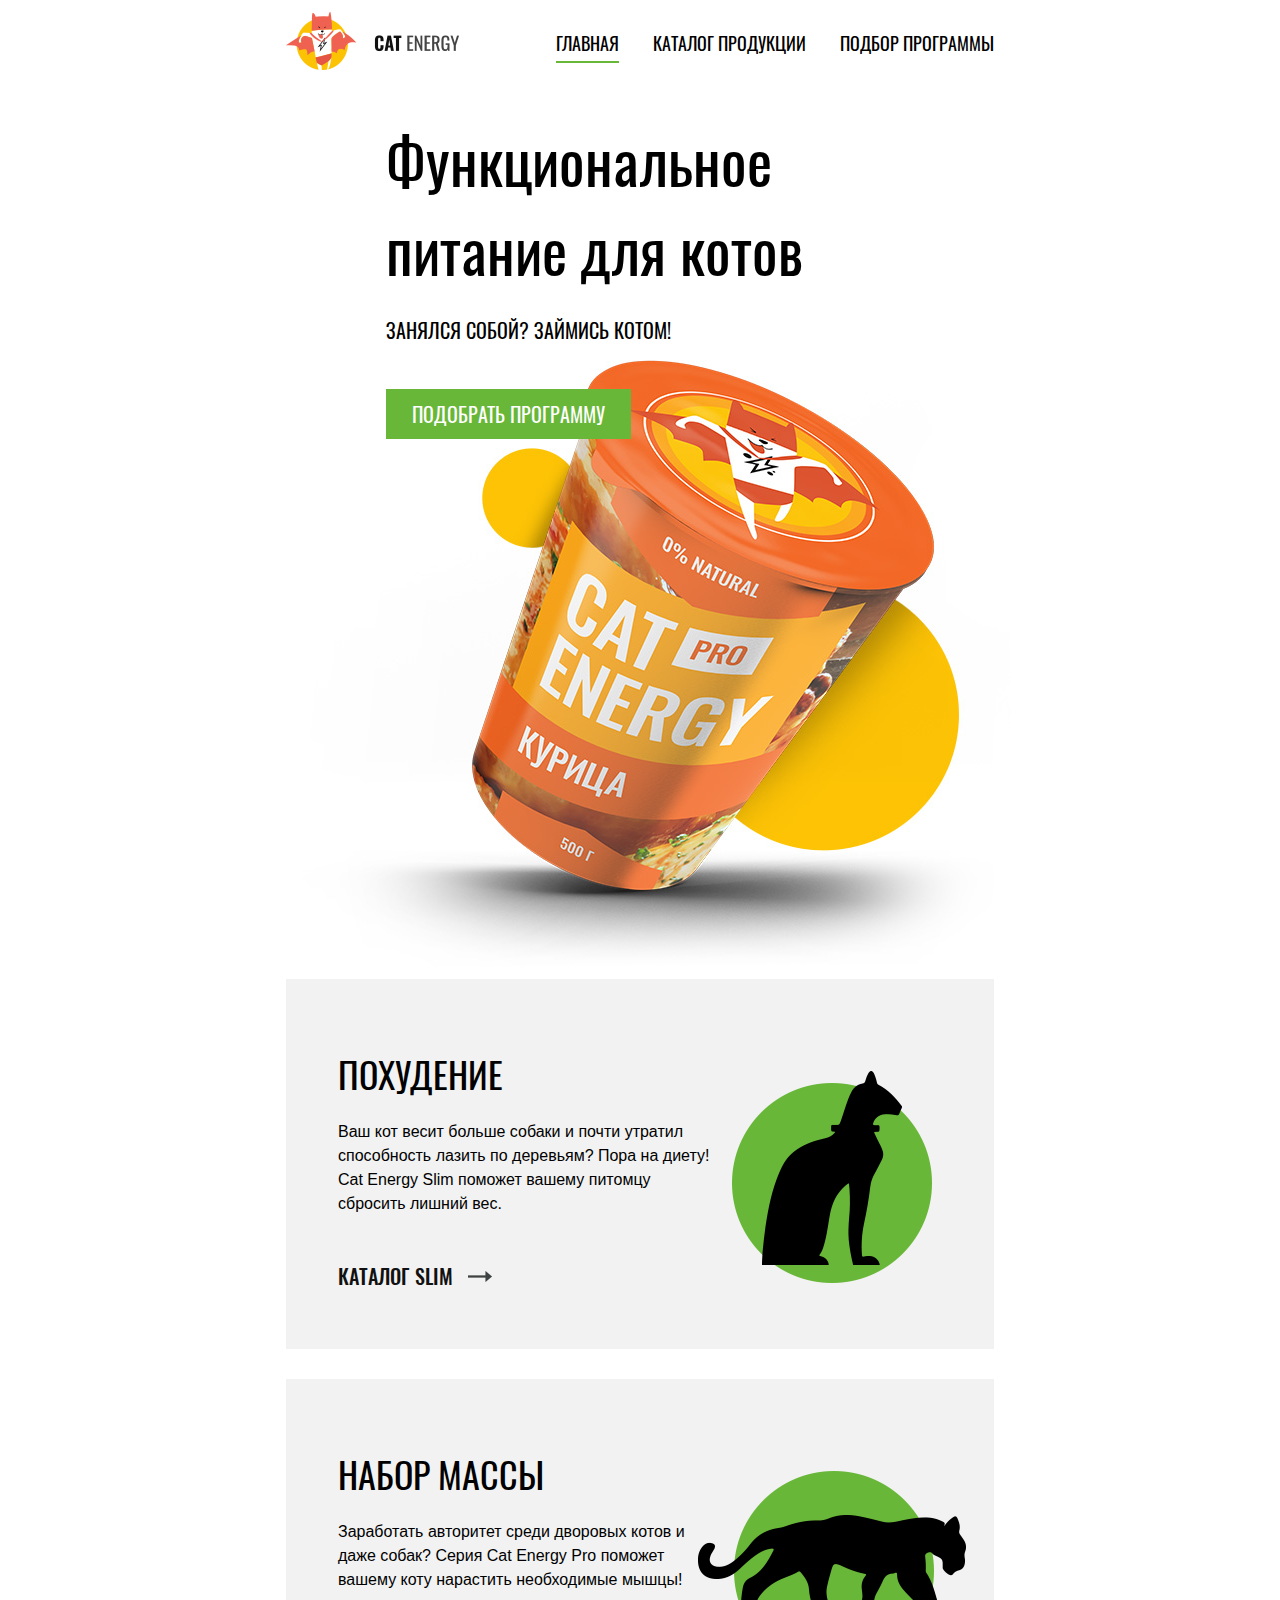
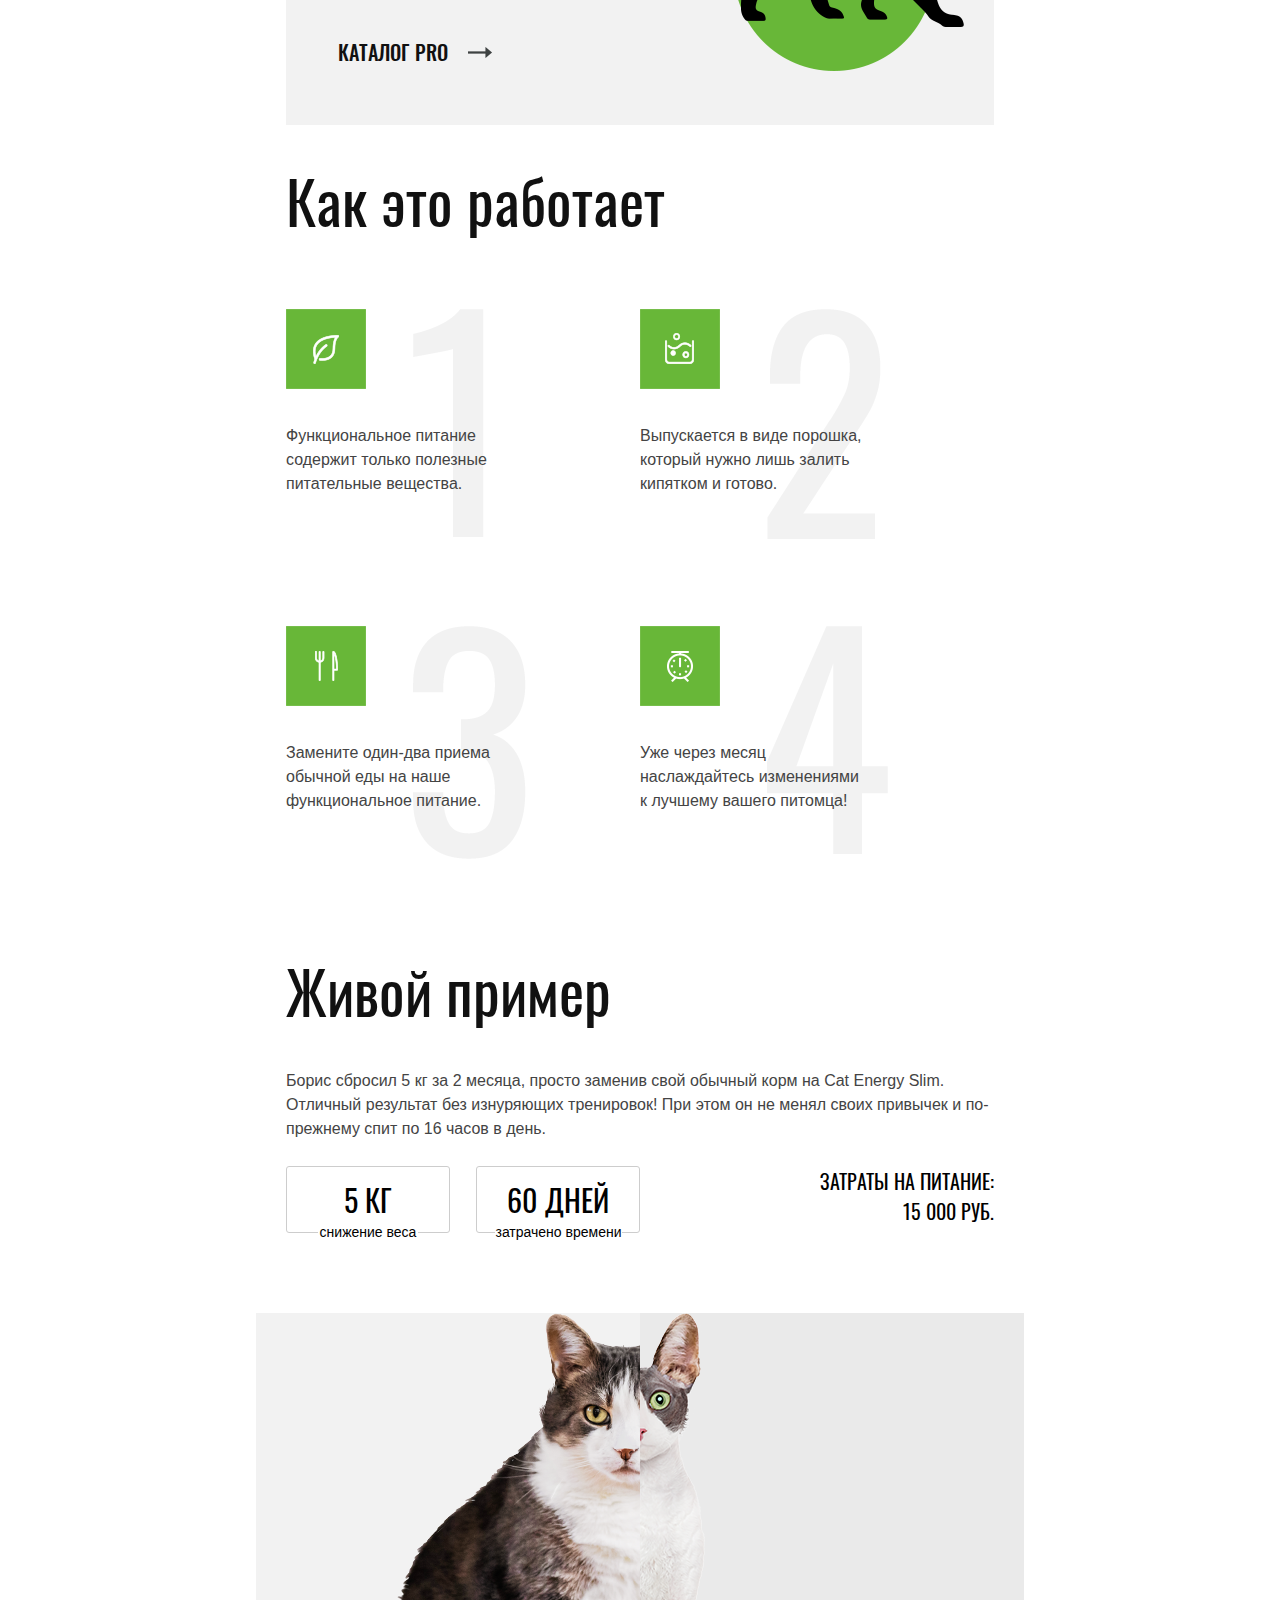
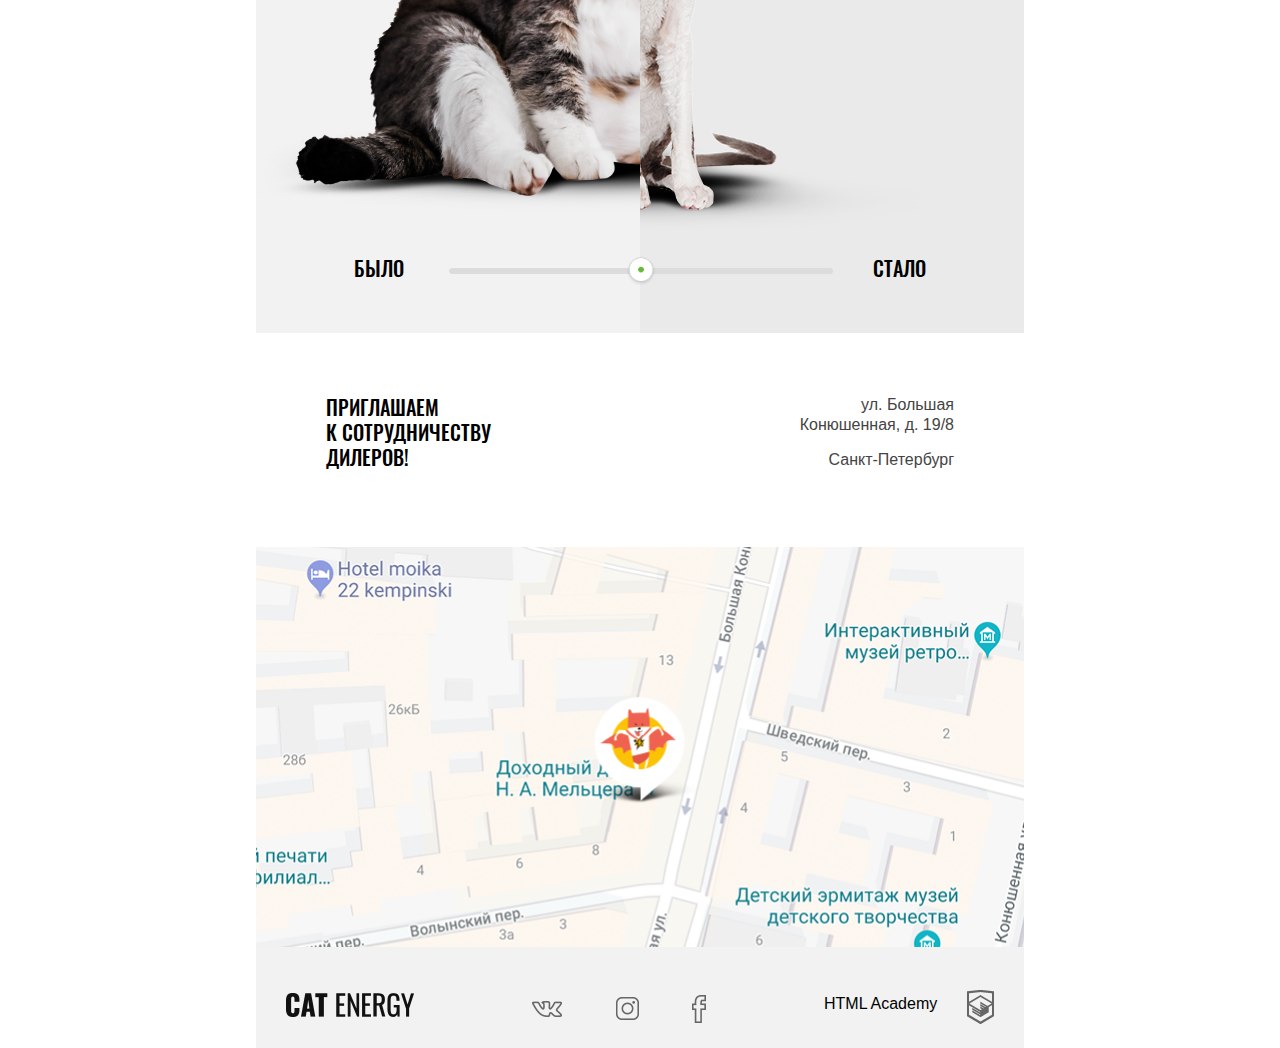
<file: index.html>
<!DOCTYPE html>
<html lang="ru">
<head>
    <meta charset="UTF-8">
    <title>Cat-energy</title>
    <link rel="stylesheet" href="style/style.css">
    <link rel="stylesheet" href="src/fonts/oswald.css">
    <meta name="viewport" content="width=device-width, initial-scale=1">
</head>
<body>
<header class="header">
    <div class="container">
        <div class="header__section">
            <a class="header__logo" href="#">
                <picture class="header__logo-picture">
                    <source class="header__logo-source" srcset="src/logo-desktop.svg.png" media="(min-width: 1440px)">
                    <source srcset="src/table-icon/logo-tablet.svg.png" media="(min-width: 768px)">
                    <img class="header__logo-img" src="src/mobile-icon/logo-mobile-header.svg.png" alt="Логотип">
                </picture>
            </a>
            <div class="navBurger" id="navToggle"></div>
            <div class="header__block ">
                <nav class="nav">
                    <ul class="menu">
                        <li class="menu__item">
                            <a class="menu__link menu__link--active" href="#">главная</a>
                        </li>
                        <li class="menu__item">
                            <a class="menu__link " href="#">каталог продукции</a>
                        </li>
                        <li class="menu__item">
                            <a class="menu__link " href="#">подбор программы</a>
                        </li>
                    </ul>
                </nav>
            </div>
        </div>
        <div class="header__content">
            <h1 class="title">Функциональное<br> питание для котов</h1>
            <h2 class="subtitle">Занялся собой? Займись котом!</h2>
            <button class="button" type="button">Подобрать программу</button>
        </div>
    </div>
</header>
<section class="container">
    <ul class="page">
        <li class="page__item">
            <article class="page__article">
                <h2 class="page__title page__title--slim">Похудение</h2>
                <p class="page__text">Ваш кот весит больше собаки и почти утратил способность лазить по деревьям?
                    Пора на диету! Cat Energy Slim поможет вашему питомцу сбросить лишний вес.</p>
                <a class="page__link" href="#">Каталог Slim</a>
            </article>
        </li>
        <li class="page__item">
            <article class="page__article">
                <h2 class="page__title page__title--pro">Набор массы</h2>
                <p class="page__text">Заработать авторитет среди дворовых котов и даже собак?
                    Серия Cat Energy Pro поможет вашему коту нарастить необходимые мышцы!</p>
                <a class="page__link" href="#">Каталог pro</a>
            </article>
        </li>
    </ul>
</section>
<div class="container">
    <div class="cooking-method">
        <h2 class="cooking-method__title">Как это работает</h2>
        <ul class="cooking-method__list">
            <li class="cooking-method__item cooking-method__item--one">Функциональное питание содержит только полезные
                питательные вещества.
            </li>
            <li class="cooking-method__item cooking-method__item--two">Выпускается в виде порошка, который нужно лишь
                залить кипятком и готово.
            </li>
            <li class="cooking-method__item cooking-method__item--three">Замените один-два приема обычной еды на наше
                функциональное питание.
            </li>
            <li class="cooking-method__item cooking-method__item--four">Уже через месяц наслаждайтесь изменениями к
                лучшему вашего питомца!
            </li>
        </ul>
    </div>
</div>
<section class="wrapper-color">
    <div class="container">
        <div class="example">
            <h2 class="example__title ">Живой пример</h2>
            <p class="example__text">Борис сбросил 5 кг за 2 месяца, просто заменив свой обычный корм на Cat Energy
                Slim. Отличный результат без изнуряющих тренировок!
                При этом он не менял своих привычек и по-прежнему спит по 16 часов в день. </p>
            <ul class="example__list">
                <li class="example__item example__item--kg">5 кг</li>
                <li class="example__item example__item--days">60 дней</li>
                <li class="example__expenses"><p class="example__expenses-figures">Затраты на питание:</p>15 000 руб.
                </li>
            </ul>
            <div class="slider" id="comparison">
                <figure class="slider__figure">
                    <div class="slider__divisor" id="divisor">
                    </div>
                </figure>
                <div class="slider__before-after">
                    <span class="slider__span-before">было</span>
                    <input class="slider__input" type="range" min="0" max="100" value="50" id="slider"
                           oninput="moveDivisor()">
                    <span class="slider__span-after">стало</span>
                </div>
            </div>
        </div>
    </div>
</section>
<section class="background-location">
    <div class="container">
        <div class="location">
            <p class="location__invitation">приглашаем<br> к сотрудничеству<br> дилеров!</p>
            <p class="location__address">ул. Большая<br> Конюшенная, д. 19/8<br>
                <span class="location__address-span"> Санкт-Петербург</span></p>
        </div>
    </div>
</section>
<footer class="footer">
    <div class="container">
        <div class="footer__wrapper">
            <a href="#" class="footer__title"></a>
            <ul class="footer__list">
                <li class="footer__item">
                    <a class="footer__link footer__link--vk" href="#"></a>
                </li>
                <li class="footer__item">
                    <a class="footer__link footer__link--inst" href="#"></a>
                </li>
                <li class="footer__item">
                    <a class="footer__link footer__link--face" href="#"></a>
                </li>
            </ul>
            <p class="footer__text footer__text--hover">HTML Academy</p>
        </div>
    </div>
</footer>
<script src='https://cdnjs.cloudflare.com/ajax/libs/jquery/3.1.1/jquery.min.js'></script>
<script src="script/js.js"></script>
<script src="script/slider.js"></script>
<script
        src="https://code.jquery.com/jquery-3.2.1.js"
        integrity="sha256-DZAnKJ/6XZ9si04Hgrsxu/8s717jcIzLy3oi35EouyE="
        crossorigin="anonymous"></script>
</body>
</html>
</file>
<file: style/style.css>
.container{position:relative;max-width:280px;margin:0 auto;padding:0 20px 0 20px}@media (min-width: 768px){.container{min-width:708px;margin:0 auto;padding:0 30px 0 30px}}@media (min-width: 1440px){.container{max-width:1220px;margin:0 auto;padding:0 40px 0 40px}}body{font-family:'Oswald', sans-serif;background-color:#ffffff;width:100%;padding:0;margin:0}ol,ul{padding:0;margin:0;list-style-type:none}blockquote,figure,h1,h2,h3,h4,h5,h6,ol,p,ul{margin:0}*::after,::before{-webkit-box-sizing:border-box;box-sizing:border-box}@media (max-width: 320px){.header__section{width:100%}}.header__section{display:-webkit-box;display:-ms-flexbox;display:flex;-webkit-box-pack:justify;-ms-flex-pack:justify;justify-content:space-between;-ms-flex-wrap:wrap;flex-wrap:wrap;-webkit-box-align:center;-ms-flex-align:center;align-items:center;padding-top:12px;padding-bottom:20px}.header__section .nav{display:-webkit-box;display:-ms-flexbox;display:flex;-webkit-box-pack:center;-ms-flex-pack:center;justify-content:center}.header__section .menu{display:-webkit-box;display:-ms-flexbox;display:flex;-ms-flex-pack:distribute;justify-content:space-around;-ms-flex-wrap:wrap;flex-wrap:wrap;margin-right:-20px;margin-left:-20px}.header__content{background:url("/src/mobile-image/index-background-mobile.jpg") 100% 0 no-repeat;margin-left:-20px;margin-right:-20px}.header__content{display:-webkit-box;display:-ms-flexbox;display:flex;-webkit-box-orient:vertical;-webkit-box-direction:normal;-ms-flex-direction:column;flex-direction:column;-webkit-box-align:center;-ms-flex-align:center;align-items:center}.header__content .title{font-weight:normal;font-size:36px;color:#ffffff;text-align:center;padding-bottom:22px;padding-top:20px}.header__content .subtitle{position:relative;font-size:14px;font-weight:normal;color:#ffffff;margin-bottom:300px;text-transform:uppercase}.header__content .subtitle:before{position:absolute;content:'';background-image:url("/src/mobile-image/index-can-mobile.png");background-repeat:no-repeat;background-size:100%;width:280px;height:270px;top:45px;left:-50px}@media (min-width: 768px){.header{position:relative}.header__content{background:none}.header__logo-img:hover{opacity:0.8}.header__logo-img:focus{opacity:0.1}.header__section .menu{margin:0}.nav{width:100%;display:-webkit-box;display:-ms-flexbox;display:flex}.nav .menu li:nth-child(1){padding-right:34px}.nav .menu li:nth-child(2){padding-right:34px}.menu__link{color:#000000;text-decoration:none;font-size:18px;line-height:25px;text-transform:uppercase}.menu__link:hover{color:#727272;-webkit-transition:0.4s;transition:0.4s}.menu__link:hover:focus{color:#CFCFCF}.menu__link--active{border-bottom:2px solid #68B738;padding-bottom:5px}.header__content{display:-webkit-box;display:-ms-flexbox;display:flex;-webkit-box-align:normal;-ms-flex-align:normal;align-items:normal;margin-right:0}.header__content .title{font-size:60px;color:#000000;text-align:left;padding-left:120px}.header__content .subtitle{position:relative;font-size:20px;font-weight:normal;color:#000000;text-align:left;padding-left:120px;margin-bottom:44px;text-transform:uppercase}.header__content .subtitle:before{position:absolute;content:'';background-image:url("/src/table-image/index-can-tablet.jpg.png");background-repeat:no-repeat;background-size:100%;width:709px;height:609px;top:45px;left:36px}}@media (min-width: 1440px){.header{position:relative;background:url("/src/index-background-desktop.jpg.png") 100% 0 no-repeat;width:100%;height:696px;background-size:50%;margin:0 auto}.header:before{position:absolute;content:'';background-image:url("/src/index-can.png");width:552px;height:499px;top:120px;left:39%}.header__section{padding-top:50px}.header__content{display:-webkit-box;display:-ms-flexbox;display:flex;-webkit-box-align:normal;-ms-flex-align:normal;align-items:normal;margin-left:0;margin-right:0}.header__content .title{font-size:60px;color:#000000;text-align:left;padding-left:90px}.header__content .subtitle{position:relative;font-size:20px;font-weight:normal;color:#000000;text-align:left;padding-left:90px;text-transform:uppercase}.header__content .subtitle:before{display:none}.menu__link{color:#ffffff}.menu__link:hover{color:#BCDAAB}.menu__link:hover:focus{color:#96C579}.menu__link--active{border-bottom:2px solid #ffffff;padding-bottom:5px}}.page{display:-webkit-box;display:-ms-flexbox;display:flex;-webkit-box-pack:center;-ms-flex-pack:center;justify-content:center;-ms-flex-wrap:wrap;flex-wrap:wrap;margin-right:0}.page__item{background-color:#F2F2F2;padding:0 25px 18px 25px;margin-top:22px}.page__item .page__title{position:relative;font-size:24px;font-weight:400;text-align:center;margin-top:30px;margin-bottom:31px;text-transform:uppercase}.page__item .page__title--slim{padding-left:10px}.page__item .page__title--slim:before{position:absolute;content:'';background-image:url("/src/mobile-icon/Vector-Smart-Object.png");background-repeat:no-repeat;background-size:100%;width:50px;height:53px;left:0;top:-10px}.page__item .page__title--pro{padding-left:55px}.page__item .page__title--pro:before{position:absolute;content:'';background-image:url("/src/mobile-icon/Vector-Smart-Object-2.png");background-repeat:no-repeat;background-size:100%;width:67px;height:50px;left:0;top:-6px}.page__text{font-family:'Arial',sans-serif;font-weight:400;font-size:14px;line-height:18px;padding-bottom:30px;border-bottom:1px solid #DCDCDC;margin-bottom:15px}.page__link{position:relative;font-size:16px;font-weight:500;text-decoration:none;color:#111111;text-transform:uppercase}.page__link:before{position:absolute;content:'';background-image:url("/src/mobile-icon/right-arrow.svg.png");background-repeat:no-repeat;background-size:100%;width:24px;height:11px;top:7px;left:105px}.page__link:focus{opacity:0.5}@media (min-width: 768px){.page{position:relative}.page li:nth-child(1):before{position:absolute;content:"";background-image:url("/src/table-icon/cat-slim.png");background-repeat:no-repeat;background-size:100%;width:200px;height:212px;right:62px;top:92px}.page li:nth-child(2):before{position:absolute;content:'';background-image:url("/src/table-icon/cat-pro.png");background-repeat:no-repeat;background-size:100%;width:268px;height:200px;right:28px;top:92px}.page__item{position:relative;width:100%;background-color:#F2F2F2;padding:0 0 58px 52px;margin-top:30px}.page__item .page__title{font-size:36px;text-align:left;margin-bottom:20px;margin-top:68px}.page__item .page__title--slim{padding-left:0}.page__item .page__title--slim:before{display:none}.page__item .page__title--pro{padding-left:0}.page__item .page__title--pro:before{display:none}.page__text{width:372px;font-size:16px;border:none;line-height:24px}.page__link{font-size:20px}.page__link:before{top:10px;left:130px}}@media (min-width: 1440px){.page{margin-top:80px;margin-bottom:60px;-webkit-box-pack:justify;-ms-flex-pack:justify;justify-content:space-between}.page li:nth-child(1):before{display:none}.page li:nth-child(2):before{display:none}.page__item{position:relative;width:570px;background-color:#F2F2F2;padding:0 0 58px 52px;margin-top:0;-webkit-box-sizing:border-box;box-sizing:border-box}.page__item .page__title{font-size:36px;text-align:center;margin-bottom:75px;margin-top:68px}.page__item .page__title--slim{padding-left:0}.page__item .page__title--slim:before{display:block;position:absolute;content:'';background-image:url("/src/cat-slim.png");background-repeat:no-repeat;background-size:100%;width:100px;height:106px;left:0;top:-32px}.page__item .page__title--pro{padding-left:0}.page__item .page__title--pro:before{display:block;position:absolute;content:'';background-image:url("/src/cat-pro.png");background-repeat:no-repeat;background-size:100%;width:134px;height:100px;left:0;top:-17px}.page__text{width:465px;font-size:16px;border:none;line-height:24px}}.cooking-method{display:-webkit-box;display:-ms-flexbox;display:flex;-webkit-box-orient:vertical;-webkit-box-direction:normal;-ms-flex-direction:column;flex-direction:column;margin-top:22px}.cooking-method__title{font-size:36px;font-weight:400;color:#111111;margin-bottom:37px}.cooking-method__list{display:-webkit-box;display:-ms-flexbox;display:flex;-webkit-box-pack:center;-ms-flex-pack:center;justify-content:center;-ms-flex-wrap:wrap;flex-wrap:wrap}.cooking-method__list .cooking-method__item{position:relative;font-family:'Arial',sans-serif;font-size:14px;font-weight:400;color:#444444;line-height:18px;padding-left:80px;padding-bottom:25px}.cooking-method__item--one:before{position:absolute;content:'';background-image:url("/src/mobile-icon/advantage.png");background-repeat:no-repeat;background-size:100%;width:60px;height:60px;left:0}.cooking-method__item--two:before{position:absolute;content:'';background-image:url("/src/mobile-icon/andvantage-2.png");background-repeat:no-repeat;background-size:100%;width:60px;height:60px;left:0}.cooking-method__item--three:before{position:absolute;content:'';background-image:url("/src/mobile-icon/advantage-3.png");background-repeat:no-repeat;background-size:100%;width:60px;height:60px;left:0}.cooking-method__item--four:before{position:absolute;content:'';background-image:url("/src/mobile-icon/advantage-4.png");background-repeat:no-repeat;background-size:100%;width:60px;height:60px;left:0}@media (min-width: 768px){.cooking-method{margin-top:30px}.cooking-method__title{font-size:60px;margin-bottom:65px}.cooking-method__list{display:-webkit-box;display:-ms-flexbox;display:flex;-webkit-box-pack:center;-ms-flex-pack:center;justify-content:center;-ms-flex-wrap:wrap;flex-wrap:wrap;width:100%}.cooking-method__list li:nth-child(3){padding-bottom:100px}.cooking-method__list li:nth-child(4){padding-bottom:100px}.cooking-method__list .cooking-method__item{width:50%;position:relative;font-family:'Arial',sans-serif;font-size:16px;font-weight:400;color:#444444;line-height:24px;padding-left:0;padding-top:115px;padding-bottom:130px;padding-right:124px;-webkit-box-sizing:border-box;box-sizing:border-box}.cooking-method__item--one{background-image:url("/src/table-icon/1.png");background-repeat:no-repeat;background-position-x:127px}.cooking-method__item--two{background-image:url("/src/table-icon/2.png");background-repeat:no-repeat;background-position-x:127px}.cooking-method__item--three{background-image:url("/src/table-icon/3.png");background-repeat:no-repeat;background-position-x:127px}.cooking-method__item--four{background-image:url("/src/table-icon/4.png");background-repeat:no-repeat;background-position-x:127px}.cooking-method__item--one:before{position:absolute;content:'';background-image:url("/src/table-icon/advantage.png");background-repeat:no-repeat;background-size:100%;width:80px;height:80px;left:0;top:0}.cooking-method__item--two:before{position:absolute;content:'';background-image:url("/src/table-icon/andvantage-2.png");background-repeat:no-repeat;background-size:100%;width:80px;height:80px;left:0;top:0}.cooking-method__item--three:before{position:absolute;content:'';background-image:url("/src/table-icon/advantage-3.png");background-repeat:no-repeat;background-size:100%;width:80px;height:80px;left:0;top:0}.cooking-method__item--four:before{position:absolute;content:'';background-image:url("/src/table-icon/advantage-4.png");background-repeat:no-repeat;background-size:100%;width:80px;height:80px;left:0;top:0}}@media (min-width: 1440px){.cooking-method{margin-top:58px;margin-bottom:110px}.cooking-method__title{margin-bottom:40px}.cooking-method__list{display:-webkit-box;display:-ms-flexbox;display:flex;-webkit-box-pack:justify;-ms-flex-pack:justify;justify-content:space-between;-ms-flex-wrap:wrap;flex-wrap:wrap;width:100%}.cooking-method__list li:nth-child(3){padding-bottom:100px}.cooking-method__list li:nth-child(4){padding-bottom:100px}.cooking-method__list .cooking-method__item{width:20%;padding-top:115px;padding-bottom:130px;padding-right:0}}.wrapper-color{background:#F2F2F2;width:320px;margin:0 auto}.example{display:-webkit-box;display:-ms-flexbox;display:flex;-webkit-box-orient:vertical;-webkit-box-direction:normal;-ms-flex-direction:column;flex-direction:column}.example__title{font-size:36px;font-weight:400;color:#111111;margin-bottom:35px;padding-top:32px}.example__text{font-family:'Arial', sans-serif;font-size:14px;font-weight:400;color:#444444}.example__list{margin-top:25px;font-size:24px;width:100%;display:-webkit-box;display:-ms-flexbox;display:flex;-webkit-box-pack:center;-ms-flex-pack:center;justify-content:center;-ms-flex-wrap:wrap;flex-wrap:wrap}.example__item{position:relative;width:124px;padding:10px 0 10px 0;text-align:center;border:1px solid #CDCDCD;border-radius:3px;text-transform:uppercase}.example__item--kg{margin-right:28px}.example__item--kg:before{position:absolute;content:'снижение веса';font-family:'Arial',sans-serif;font-size:12px;bottom:-17px;left:28px;background:#F2F2F2;width:70px;text-transform:none}.example__item--days:before{position:absolute;content:'затрачено времени';font-family:'Arial',sans-serif;font-size:12px;width:70px;bottom:-17px;left:28px;background:#F2F2F2;text-transform:none}.example__expenses{position:relative;font-size:14px;font-weight:400;text-align:center;text-transform:uppercase;margin-top:25px;padding-bottom:10px}.example__before-after{position:relative;margin-top:30px;font-size:16px;line-height:20px;display:-webkit-box;display:-ms-flexbox;display:flex;-webkit-box-pack:center;-ms-flex-pack:center;justify-content:center;text-transform:uppercase}.example__before{margin-right:120px}@media (min-width: 768px){.wrapper-color{background:none;width:768px}.background-block{background:#F2F2F2;margin-left:-30px;margin-right:-30px}.example{display:-webkit-box;display:-ms-flexbox;display:flex;-webkit-box-orient:vertical;-webkit-box-direction:normal;-ms-flex-direction:column;flex-direction:column}.example__title{font-size:60px;font-weight:400;color:#111111;margin-bottom:35px;padding-top:32px}.example__text{font-family:'Arial', sans-serif;font-size:16px;line-height:24px;font-weight:400;color:#444444}.example__list{margin-top:25px;margin-bottom:80px;font-size:30px;width:100%;display:-webkit-box;display:-ms-flexbox;display:flex;-webkit-box-pack:justify;-ms-flex-pack:justify;justify-content:space-between;-ms-flex-wrap:wrap;flex-wrap:wrap}.example__item{position:relative;width:162px;padding:10px 0 10px 0;text-align:center;border:1px solid #CDCDCD;border-radius:3px;text-transform:uppercase}.example__item--kg{margin-right:26px}.example__item--kg:before{position:absolute;content:'снижение веса';font-family:'Arial',sans-serif;font-size:14px;bottom:-8px;left:31px;background:#ffffff;width:100px;text-transform:none}.example__item--days:before{position:absolute;content:'затрачено времени';font-family:'Arial',sans-serif;font-size:14px;width:127px;bottom:-8px;left:18px;background:#ffffff;text-transform:none}.example__expenses{position:relative;font-size:20px;font-weight:400;text-transform:uppercase;margin-top:0;padding-bottom:0;width:50%;padding-left:170px;-webkit-box-sizing:border-box;box-sizing:border-box;text-align:right}.example__before-after{position:relative;margin-top:0;font-size:20px;line-height:20px;display:-webkit-box;display:-ms-flexbox;display:flex;-webkit-box-pack:justify;-ms-flex-pack:justify;justify-content:space-between;text-transform:uppercase;padding-top:368px;padding-bottom:74px}}@media (min-width: 1440px){.background-block{background:none;margin-right:0;margin-left:0}.example{display:-webkit-box;display:-ms-flexbox;display:flex;-webkit-box-orient:vertical;-webkit-box-direction:normal;-ms-flex-direction:column;flex-direction:column}.example__title{font-size:60px;font-weight:400;color:#111111;margin-bottom:49px;padding-top:136px;margin-top:-274px}.example__text{font-family:'Arial', sans-serif;font-size:16px;font-weight:400;line-height:24px;color:#444444;width:30%;margin-top:73px}.example__list{margin-top:25px;margin-bottom:0;font-size:30px;width:33%;display:-webkit-box;display:-ms-flexbox;display:flex;-webkit-box-pack:justify;-ms-flex-pack:justify;justify-content:space-between;-ms-flex-wrap:wrap;flex-wrap:wrap}.example__item{position:relative;width:162px;padding:10px 0 10px 0;text-align:center;border:1px solid #CDCDCD;border-radius:3px;text-transform:uppercase}.example__item--kg{margin-right:28px}.example__item--kg:before{position:absolute;content:"снижение веса";font-family:'Arial',sans-serif;font-size:14px;bottom:-8px;left:31px;background:#F2F2F2;width:100px;text-transform:none}.example__item--days:before{position:absolute;content:'затрачено времени';font-family:'Arial',sans-serif;font-size:14px;width:127px;bottom:-8px;left:18px;background:#F2F2F2;text-transform:none}.example__expenses{position:relative;font-size:20px;font-weight:400;text-transform:uppercase;margin-top:55px;padding-bottom:0;width:100%;padding-left:0;-webkit-box-sizing:border-box;box-sizing:border-box;text-align:left;display:-webkit-box;display:-ms-flexbox;display:flex}.example__expenses-figures{padding-right:113px;-webkit-box-sizing:border-box;box-sizing:border-box}.example__before-after{position:relative;margin-top:-25px;font-size:20px;line-height:20px;display:-webkit-box;display:-ms-flexbox;display:flex;-webkit-box-pack:end;-ms-flex-pack:end;justify-content:flex-end;text-transform:uppercase;padding-top:0;padding-bottom:74px}.example__before{margin-left:60px;margin-right:470px;z-index:30}.example__after{position:relative;margin-right:0;z-index:30}.wrapper-color{position:relative;background:#F2F2F2;height:620px;width:100%;margin:0 auto}}.location{position:relative;display:-webkit-box;display:-ms-flexbox;display:flex;-webkit-box-pack:justify;-ms-flex-pack:justify;justify-content:space-between;padding-bottom:427px;margin-top:27px}.location:before{position:absolute;content:'';background-image:url("/src/mobile-image/map-pin.png");background-repeat:no-repeat;background-size:100%;width:320px;height:400px;bottom:0;left:-20px}.location__invitation{font-size:16px;font-weight:500;line-height:20px;text-transform:uppercase}.location__address{font-family:'Arial',sans-serif;font-size:14px;line-height:20px;color:#444444}@media (min-width: 768px){.location{padding-bottom:462px;margin-top:62px}.location:before{background-image:url("/src/table-image/map-pin.png");width:768px;height:400px;bottom:0;left:-30px}.location__invitation{font-size:20px;line-height:25px;margin-left:40px}.location__address{font-size:16px;margin-right:40px;text-align:right}.location__address-span{line-height:50px}}@media (min-width: 1440px){.background-location{background:url("/src/map-pin.png") center center no-repeat;background-size:100%;width:100%;height:400px;-webkit-box-sizing:border-box;box-sizing:border-box;padding-left:110px;padding-top:100px}.location{width:570px;background-color:#ffffff;margin-bottom:0;margin-top:0;padding:70px 75px 70px 75px}.location:before{display:none}.location__invitation{font-size:20px;line-height:25px;margin-left:0}.location__address{font-size:16px;margin-right:0;text-align:right}.location__address-span{line-height:50px}}.footer{background-color:#F2F2F2;width:320px;margin:0 auto}.footer__wrapper{display:-webkit-box;display:-ms-flexbox;display:flex;-webkit-box-orient:vertical;-webkit-box-direction:normal;-ms-flex-direction:column;flex-direction:column;-webkit-box-align:center;-ms-flex-align:center;align-items:center}.footer__title{position:relative;margin-top:39px;padding-bottom:62px;border-bottom:2px solid #DADADA;padding-left:160px;padding-right:160px}.footer__title:before{position:absolute;content:'';background-image:url("/src/mobile-icon/footer-logo.svg.png");width:128px;height:24px;background-repeat:no-repeat;background-size:100%;left:96px;bottom:31px}.footer__title:hover{opacity:0.9}.footer__title:focus{opacity:0.7}.footer__list{width:280px;display:-webkit-box;display:-ms-flexbox;display:flex;-webkit-box-pack:space-evenly;-ms-flex-pack:space-evenly;justify-content:space-evenly;margin-top:22px;padding-bottom:22px;border-bottom:2px solid #DADADA;padding-right:20px;padding-left:20px}.footer__text{position:relative;width:280px;font-family:'Arial',sans-serif;font-size:16px;text-align:left;padding-top:29px;padding-bottom:30px}.footer__text:before{position:absolute;content:'';background-image:url("/src/mobile-icon/htmlacademy.png");width:27px;height:34px;background-repeat:no-repeat;background-size:100%;right:0;top:20px}.footer__link--vk{display:block;background-image:url("/src/mobile-icon/m-vk.svg.png");width:22px;height:12px;background-repeat:no-repeat}.footer__link--inst{display:block;background-image:url("/src/mobile-icon/m-insta.svg.png");width:16px;height:16px;background-repeat:no-repeat}.footer__link--face{display:block;background-image:url("/src/mobile-icon/m-fb.svg.png");width:10px;height:19px;background-repeat:no-repeat}@media (min-width: 768px){.footer{background-color:#F2F2F2;width:768px;margin:0 auto}.footer__wrapper{width:100%;-webkit-box-orient:initial;-webkit-box-direction:initial;-ms-flex-direction:initial;flex-direction:initial;-webkit-box-pack:justify;-ms-flex-pack:justify;justify-content:space-between;-ms-flex-wrap:wrap;flex-wrap:wrap}.footer__title{position:relative;margin-top:39px;padding-bottom:62px;border-bottom:none;padding-left:64px;padding-right:64px}.footer__title:before{position:absolute;content:'';background-image:url("/src/mobile-icon/footer-logo.svg.png");width:128px;height:24px;background-repeat:no-repeat;background-size:100%;left:0;bottom:31px}.footer__list{width:220px;display:-webkit-box;display:-ms-flexbox;display:flex;-webkit-box-pack:space-evenly;-ms-flex-pack:space-evenly;justify-content:space-evenly;margin-top:22px;padding-bottom:0;border-bottom:none;padding-right:20px;padding-left:20px;-webkit-box-align:center;-ms-flex-align:center;align-items:center}.footer__link--vk{margin-right:30px}.footer__link--inst{margin-right:30px}.footer__link{position:relative;cursor:pointer}.footer__text{position:relative;width:170px;font-family:'Arial',sans-serif;font-size:16px;text-align:left;padding-top:29px;padding-bottom:30px;margin-top:13px;cursor:pointer;-webkit-transition:0.5s;transition:0.5s}.footer__text:before{position:absolute;content:'';background-image:url("/src/mobile-icon/htmlacademy.png");width:27px;height:34px;background-repeat:no-repeat;background-size:100%;right:0;top:24px}.footer__text:hover:before{position:absolute;content:'';background-image:url("/src/table-icon/htmlacademy.svg copy.png");width:27px;height:34px;background-repeat:no-repeat;background-size:100%;right:0;top:24px}.footer__link--vk{display:block;background-image:url("/src/table-icon/vk.svg.png");width:30px;height:16px;-webkit-transition:0.3s;transition:0.3s}.footer__link--inst{display:block;background-image:url("/src/table-icon/insta.svg.png");width:23px;height:23px;-webkit-transition:0.3s;transition:0.3s}.footer__link--face{display:block;background-image:url("/src/table-icon/fb.svg.png");width:14px;height:28px;-webkit-transition:0.3s;transition:0.3s}}@media (min-width: 1440px){.footer{background-color:#F2F2F2;width:100%;margin:0 auto}.footer__link--vk{display:block;background-image:url("/src/table-icon/vk.svg.png");width:30px;height:16px;-webkit-transition:0.3s;transition:0.3s}.footer__link--vk:hover{background-image:url("/src/table-icon/vk.svg copy.png")}.footer__link--inst{display:block;background-image:url("/src/table-icon/insta.svg.png");width:23px;height:23px;-webkit-transition:0.3s;transition:0.3s}.footer__link--inst:hover{background-image:url("/src/table-icon/insta.svg copy.png")}.footer__link--face{display:block;background-image:url("/src/table-icon/fb.svg.png");width:14px;height:28px;-webkit-transition:0.3s;transition:0.3s}.footer__link--face:hover{background-image:url("/src/table-icon/fb.svg copy.png")}}@media (max-width: 767px){.navBurger{cursor:pointer;background:#000000;-webkit-box-sizing:border-box;box-sizing:border-box;background-clip:content-box;z-index:3;width:25px;height:25px;border-top:11px solid transparent;border-bottom:11px solid transparent;-webkit-transform:rotate(0deg);transform:rotate(0deg)}.navBurger:before,.navBurger:after{content:"";position:absolute;background:#000000;height:2px;width:100%;right:0;will-change:rotate;-webkit-transform:rotate(0deg);transform:rotate(0deg)}.navBurger:before{top:-10px}.navBurger:after{bottom:-9px}.navBurger.active{background:transparent;background-clip:content-box}.navBurger.active:before{-webkit-transform:rotate(135deg);transform:rotate(135deg);top:0;left:0;background:#000000;width:100%}.navBurger.active:after{bottom:1px;left:0;-webkit-transform:rotate(-135deg);transform:rotate(-135deg);background:#000000;width:100%}.header__block{display:block;-webkit-box-pack:center;-ms-flex-pack:center;justify-content:center;position:fixed;z-index:2;background:#ffffff;top:75px;right:0;width:100%;height:auto;opacity:0;-webkit-transform-origin:right top;transform-origin:right top;-webkit-transform:scale(0);transform:scale(0);visibility:hidden;overflow:auto}.header__block.open{display:contents;opacity:.99;visibility:visible;-webkit-transform:scale(1);transform:scale(1)}.header__block.open li{display:block;-webkit-animation:fadeInRight 0.4s cubic-bezier(0.42, 0.83, 0.7, 1.5) forwards;animation:fadeInRight 0.4s cubic-bezier(0.42, 0.83, 0.7, 1.5) forwards}.nav{text-align:center;margin-bottom:-20px}.nav ul{list-style:none;padding:0;margin:0 auto;display:block;height:100%}.nav ul li{display:block;position:relative;opacity:0;width:100%;border-bottom:2px solid #F4F4F4;padding:0}.nav ul li:nth-child(1){border-top:2px solid #F4F4F4;margin-top:12px}.nav ul li:nth-child(3){border-bottom:none}.header__block.container{padding:0}.nav ul li a{display:inline-block;color:#000000;text-decoration:none;font-size:20px;font-weight:500;padding:10px 40px 10px 40px;margin:0;-webkit-transition:.2s;transition:.2s;text-transform:uppercase}.nav ul li a:hover,.nav ul li a:active,.nav ul li a:focus{-webkit-transform:translateX(-2px);transform:translateX(-2px);padding-left:80px;outline:1px solid rgba(255,255,255,0.3);background:rgba(255,255,255,0.03)}.locked{overflow:hidden;margin-bottom:-20px}@-webkit-keyframes fadeInRight{0%{opacity:0;left:50px}100%{opacity:1;left:0;-webkit-transform:rotate(0deg);transform:rotate(0deg)}}@keyframes fadeInRight{0%{opacity:0;left:50px}100%{opacity:1;left:0;-webkit-transform:rotate(0deg);transform:rotate(0deg)}}}.button{width:280px;background-color:#68B738;color:#ffffff;border:none;font-size:14px;text-transform:uppercase;z-index:1;padding:10px 50px 10px 50px;font-family:inherit;cursor:pointer}.button:focus{color:#8FC46E}@media (min-width: 768px){.button{width:245px;background-color:#68B738;color:#ffffff;border:none;font-size:20px;font-weight:normal;text-transform:uppercase;z-index:1;margin-left:120px;padding:10px 0  10px 0;font-stretch:condensed;font-family:inherit;margin-bottom:510px}}@media (min-width: 1440px){.button{margin-left:90px}}#comparison{width:280px;height:280px;max-width:280px;max-height:280px;overflow:hidden;padding-bottom:40px;margin:0 auto}#comparison figure{background-image:url(/src/mobile-icon/after-mobile.png);background-repeat:no-repeat;background-position-x:72%;background-position-y:29%;position:relative;font-size:0;width:100%;height:92%;margin:0}#comparison figure>img{position:relative}#comparison figure div{background-image:url(/src/mobile-icon/before-mobile.png);background-repeat:no-repeat;background-color:#F2F2F2;position:absolute;width:50%;overflow:hidden;bottom:0;height:98%}input[type=range]{-webkit-appearance:none;-moz-appearance:none;position:relative;top:0;left:2px;background:url("/src/mobile-icon/before-after scale.png");width:50%;border-radius:13px;height:20px}input[type=range]:focus{outline:none}input[type=range]:active{outline:none}input[type=range]::-moz-range-track{-moz-appearance:none;height:15px;width:98%;background-color:rgba(255,255,255,0.1);position:relative;outline:none}input[type=range]:active{border:none;outline:none}input[type=range]::-webkit-slider-thumb{-webkit-appearance:none;background:url("/src/mobile-icon/slider control.png");width:30px;height:30px;border-radius:0;background-size:100%;cursor:pointer}input[type=range]::-webkit-slider-thumb:hover{-webkit-appearance:none;background:url("/src/table-icon/slider control copy 2.png");width:30px;height:30px;border-radius:0;background-size:100%}input[type=range]::-moz-range-thumb{-moz-appearance:none;background:url("/src/mobile-icon/slider control.png");width:30px;height:30px;border-radius:0;background-size:100%}.slider__before-after{position:relative;display:-webkit-box;display:-ms-flexbox;display:flex;-ms-flex-pack:distribute;justify-content:space-around}.slider__before-after span{text-transform:uppercase;font-weight:500;font-size:16px}@media (min-width: 768px){#comparison{width:768px;height:620px;max-width:768px;max-height:620px;overflow:hidden;padding-bottom:0;margin:0 auto;margin-left:-30px}#comparison figure{background:#EAEAEA;background-image:url(/src/table-image/before.png);background-repeat:no-repeat;position:relative;font-size:0;width:100%;height:100%;margin:0;background-position-x:56%}#comparison figure div{background-image:url(/src/table-image/after.png);background-repeat:no-repeat;background-color:#F2F2F2;position:absolute;width:50%;overflow:hidden;bottom:0;height:100%}.slider__before-after{-webkit-box-pack:justify;-ms-flex-pack:justify;justify-content:space-between;bottom:80px}.slider__before-after span{text-transform:uppercase;font-weight:500;font-size:20px}.slider__before-after span:hover{border-bottom:1px solid #9A9A9A}.slider__span-before{margin-left:98px}.slider__span-after{margin-right:98px}input[type=range]{height:6px;top:13px}}@media (min-width: 1440px){#comparison{position:absolute;width:775px;height:620px;max-width:775px;max-height:620px;overflow:hidden;padding-bottom:0;margin:0 auto;margin-left:-30px;right:-70px}}

/*# sourceMappingURL=style.css.map */
</file>
<file: src/fonts/oswald.css>
/* This stylesheet generated by Transfonter (https://transfonter.org) on February 25, 2018 3:51 PM */

@font-face {
    font-family: 'Oswald';
    src: url('Oswald-SemiBold.eot');
    src: local('Oswald SemiBold'), local('Oswald-SemiBold'),
        url('Oswald-SemiBold.eot?#iefix') format('embedded-opentype'),
        url('Oswald-SemiBold.woff') format('woff'),
        url('Oswald-SemiBold.ttf') format('truetype');
    font-weight: 600;
    font-style: normal;
}

@font-face {
    font-family: 'Oswald';
    src: url('Oswald-ExtraLight.eot');
    src: local('Oswald ExtraLight'), local('Oswald-ExtraLight'),
        url('Oswald-ExtraLight.eot?#iefix') format('embedded-opentype'),
        url('Oswald-ExtraLight.woff') format('woff'),
        url('Oswald-ExtraLight.ttf') format('truetype');
    font-weight: 200;
    font-style: normal;
}

@font-face {
    font-family: 'Oswald';
    src: url('Oswald-Light.eot');
    src: local('Oswald Light'), local('Oswald-Light'),
        url('Oswald-Light.eot?#iefix') format('embedded-opentype'),
        url('Oswald-Light.woff') format('woff'),
        url('Oswald-Light.ttf') format('truetype');
    font-weight: 300;
    font-style: normal;
}

@font-face {
    font-family: 'Oswald';
    src: url('Oswald-Bold.eot');
    src: local('Oswald Bold'), local('Oswald-Bold'),
        url('Oswald-Bold.eot?#iefix') format('embedded-opentype'),
        url('Oswald-Bold.woff') format('woff'),
        url('Oswald-Bold.ttf') format('truetype');
    font-weight: bold;
    font-style: normal;
}

@font-face {
    font-family: 'Oswald';
    src: url('Oswald-Regular.eot');
    src: local('Oswald Regular'), local('Oswald-Regular'),
        url('Oswald-Regular.eot?#iefix') format('embedded-opentype'),
        url('Oswald-Regular.woff') format('woff'),
        url('Oswald-Regular.ttf') format('truetype');
    font-weight: normal;
    font-style: normal;
}

@font-face {
    font-family: 'Oswald';
    src: url('Oswald-Medium.eot');
    src: local('Oswald Medium'), local('Oswald-Medium'),
        url('Oswald-Medium.eot?#iefix') format('embedded-opentype'),
        url('Oswald-Medium.woff') format('woff'),
        url('Oswald-Medium.ttf') format('truetype');
    font-weight: 500;
    font-style: normal;
}
</file>
